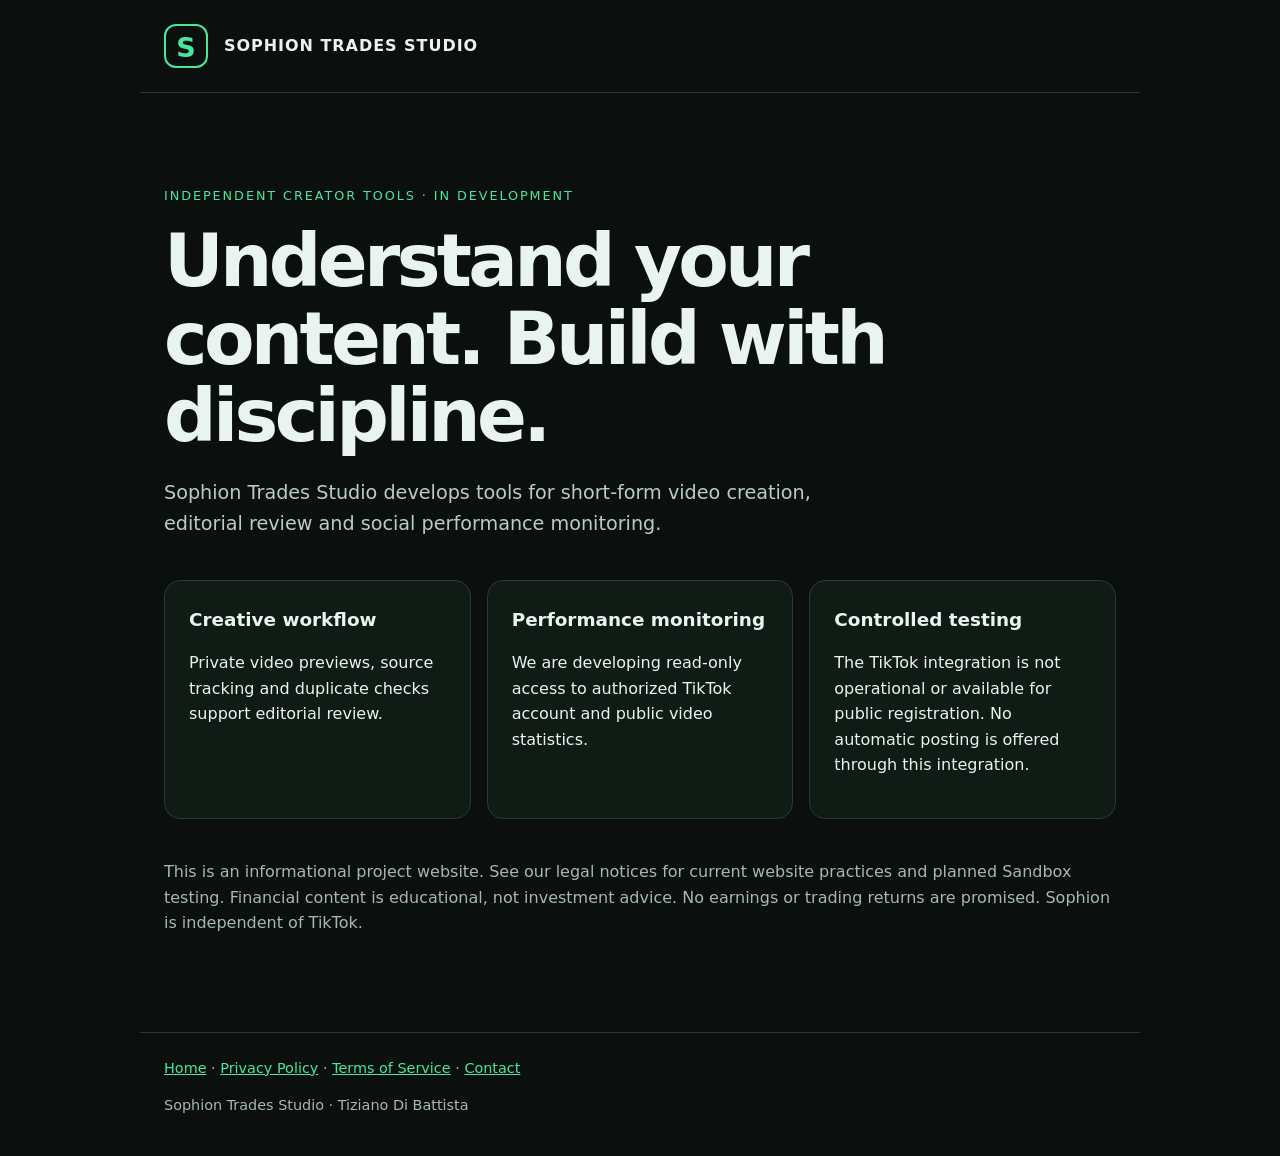
<file: index.html>
<!doctype html>
<html lang="en"><head><meta charset="utf-8"><meta name="viewport" content="width=device-width, initial-scale=1"><meta name="description" content="Sophion Trades Studio, independent creator tools in development."><title>Sophion Trades Studio</title><link rel="stylesheet" href="style.css"></head>
<body><header><div class="mark" aria-hidden="true">S</div><div class="brand">SOPHION TRADES STUDIO</div></header><main><p class="tag">Independent creator tools · In development</p><h1>Understand your content. Build with discipline.</h1><p class="lead">Sophion Trades Studio develops tools for short-form video creation, editorial review and social performance monitoring.</p><section class="cards" aria-label="Project areas"><article class="card"><h2>Creative workflow</h2><p>Private video previews, source tracking and duplicate checks support editorial review.</p></article><article class="card"><h2>Performance monitoring</h2><p>We are developing read-only access to authorized TikTok account and public video statistics.</p></article><article class="card"><h2>Controlled testing</h2><p>The TikTok integration is not operational or available for public registration. No automatic posting is offered through this integration.</p></article></section><p class="muted">This is an informational project website. See our legal notices for current website practices and planned Sandbox testing. Financial content is educational, not investment advice. No earnings or trading returns are promised. Sophion is independent of TikTok.</p></main><footer><nav aria-label="Legal information"><a href="index.html">Home</a> · <a href="privacy.html">Privacy Policy</a> · <a href="terms.html">Terms of Service</a> · <a href="mailto:sophion.tradestudio@gmail.com">Contact</a></nav><p>Sophion Trades Studio · Tiziano Di Battista</p></footer></body></html>
</file>
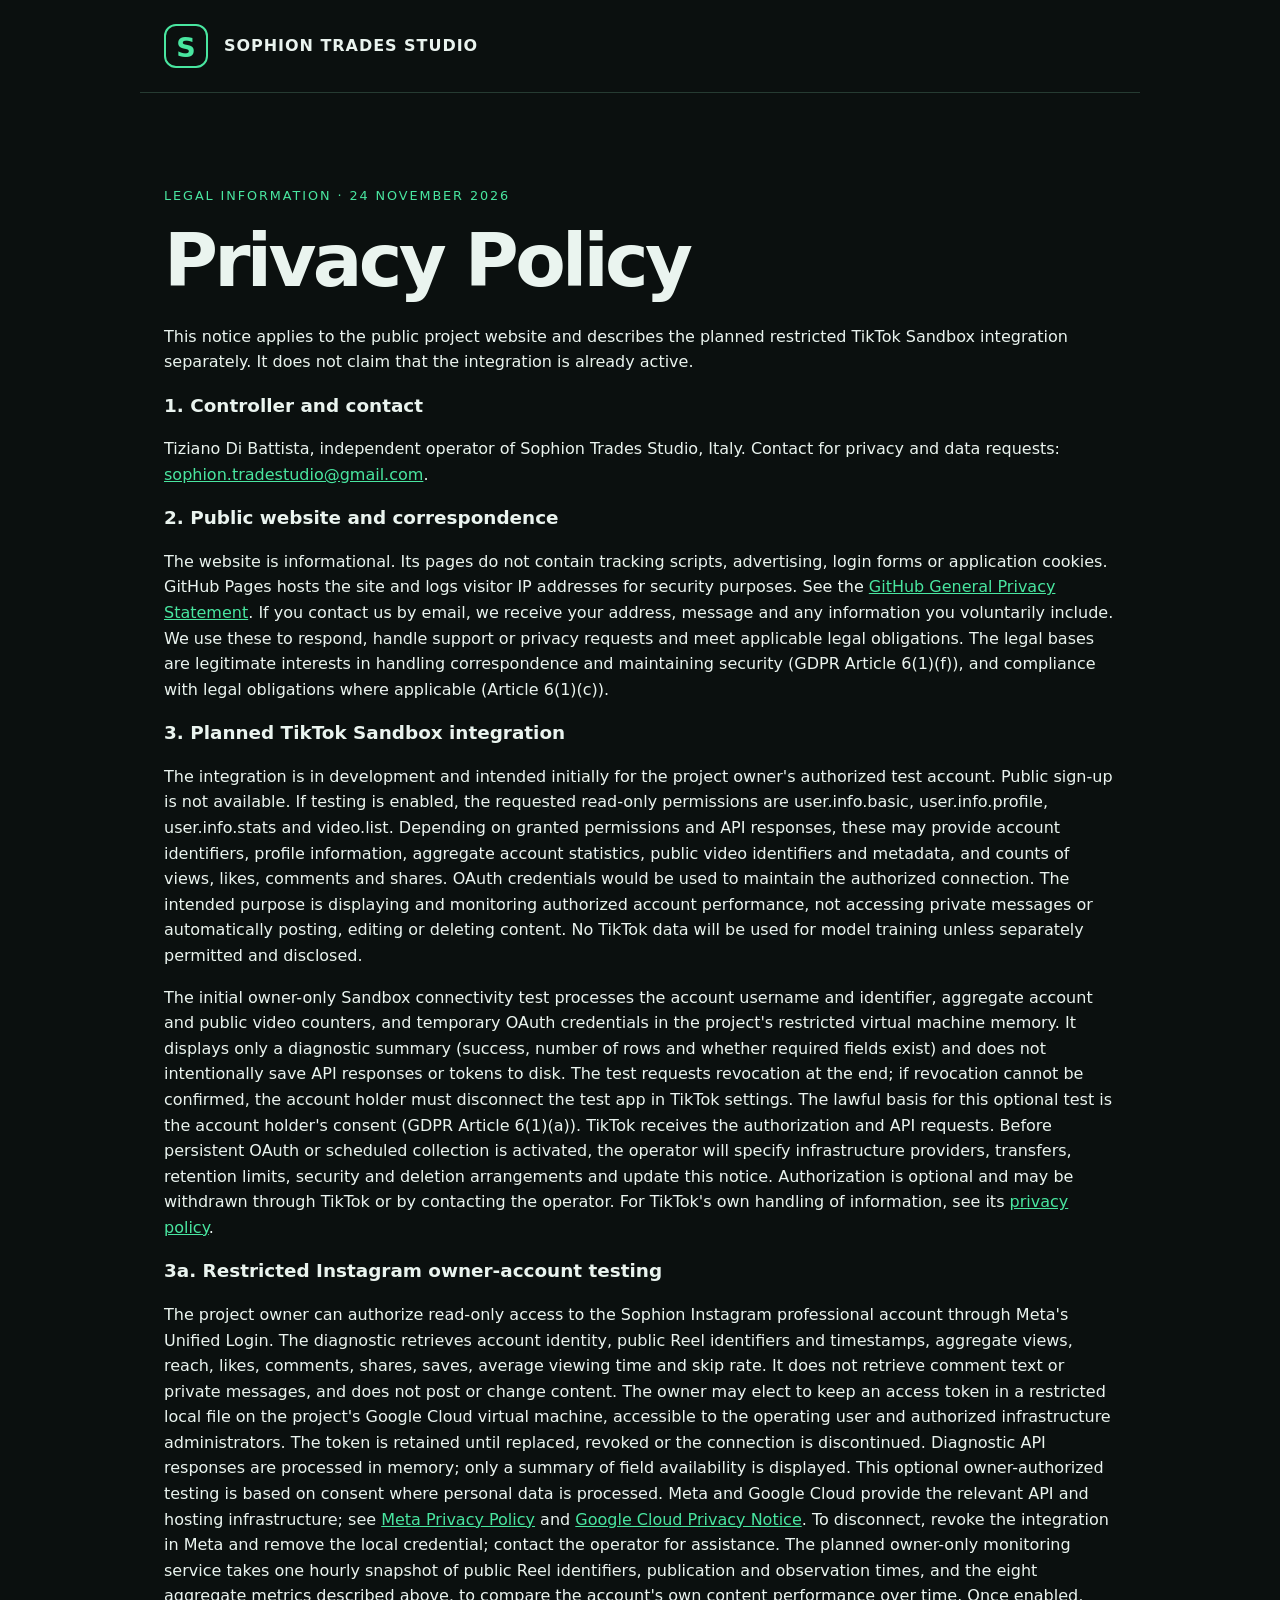
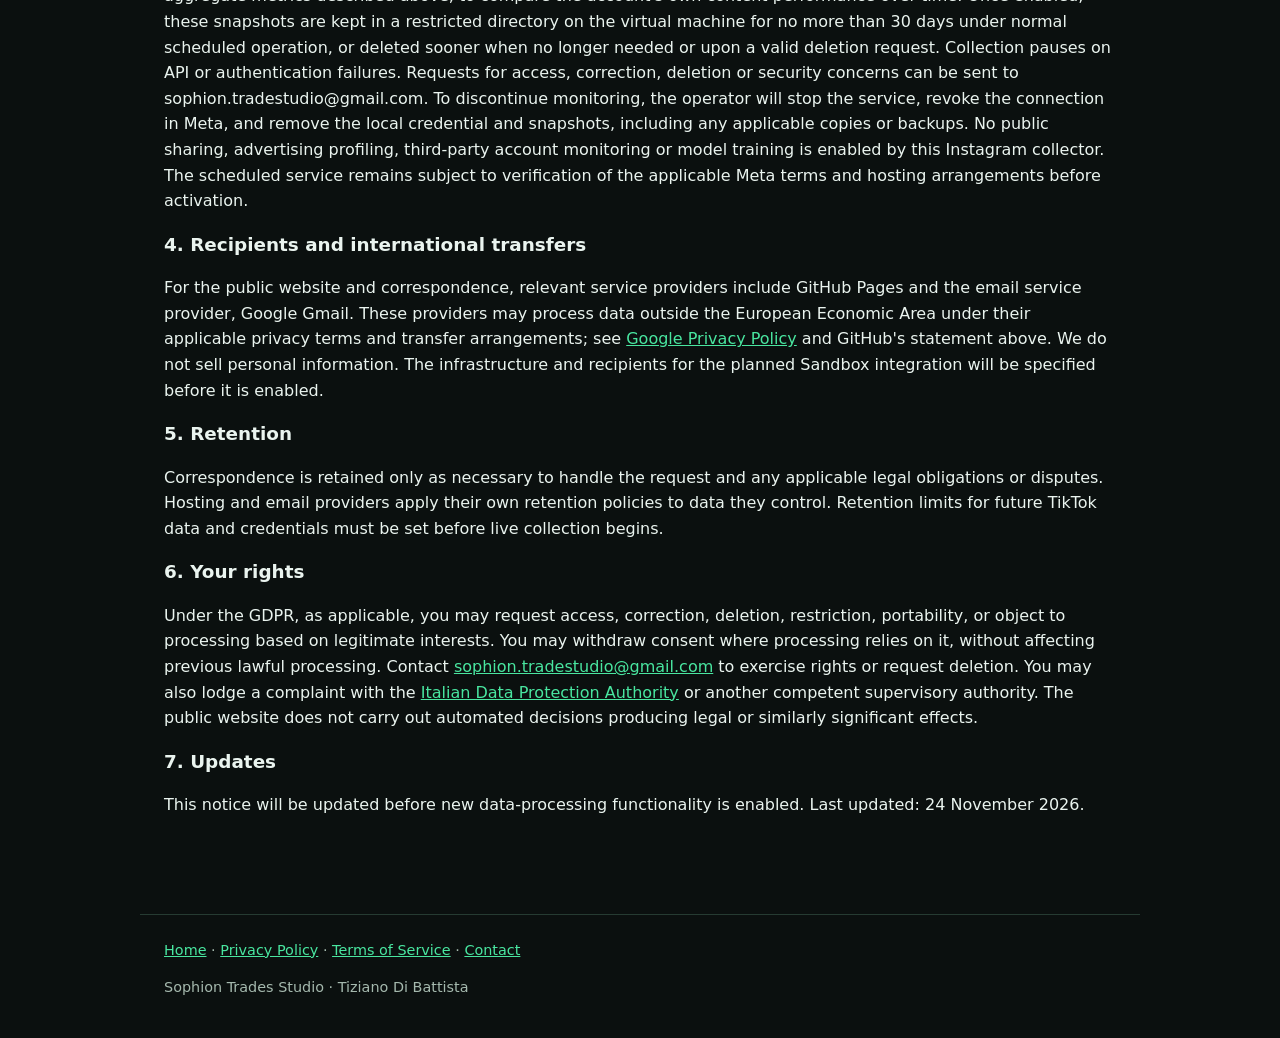
<file: privacy.html>
<!doctype html><html lang="en"><head><meta charset="utf-8"><meta name="viewport" content="width=device-width,initial-scale=1"><title>Privacy Policy | Sophion Trades Studio</title><link rel="stylesheet" href="style.css"></head><body><header><div class="mark" aria-hidden="true">S</div><div class="brand">SOPHION TRADES STUDIO</div></header><main><p class="tag">Legal information · 24 November 2026</p><h1>Privacy Policy</h1><p>This notice applies to the public project website and describes the planned restricted TikTok Sandbox integration separately. It does not claim that the integration is already active.</p>
<h2>1. Controller and contact</h2><p>Tiziano Di Battista, independent operator of Sophion Trades Studio, Italy. Contact for privacy and data requests: <a href="mailto:sophion.tradestudio@gmail.com">sophion.tradestudio@gmail.com</a>.</p>
<h2>2. Public website and correspondence</h2><p>The website is informational. Its pages do not contain tracking scripts, advertising, login forms or application cookies. GitHub Pages hosts the site and logs visitor IP addresses for security purposes. See the <a href="https://docs.github.com/en/site-policy/privacy-policies/github-general-privacy-statement">GitHub General Privacy Statement</a>. If you contact us by email, we receive your address, message and any information you voluntarily include. We use these to respond, handle support or privacy requests and meet applicable legal obligations. The legal bases are legitimate interests in handling correspondence and maintaining security (GDPR Article 6(1)(f)), and compliance with legal obligations where applicable (Article 6(1)(c)).</p>
<h2>3. Planned TikTok Sandbox integration</h2><p>The integration is in development and intended initially for the project owner's authorized test account. Public sign-up is not available. If testing is enabled, the requested read-only permissions are user.info.basic, user.info.profile, user.info.stats and video.list. Depending on granted permissions and API responses, these may provide account identifiers, profile information, aggregate account statistics, public video identifiers and metadata, and counts of views, likes, comments and shares. OAuth credentials would be used to maintain the authorized connection. The intended purpose is displaying and monitoring authorized account performance, not accessing private messages or automatically posting, editing or deleting content. No TikTok data will be used for model training unless separately permitted and disclosed.</p><p>The initial owner-only Sandbox connectivity test processes the account username and identifier, aggregate account and public video counters, and temporary OAuth credentials in the project's restricted virtual machine memory. It displays only a diagnostic summary (success, number of rows and whether required fields exist) and does not intentionally save API responses or tokens to disk. The test requests revocation at the end; if revocation cannot be confirmed, the account holder must disconnect the test app in TikTok settings. The lawful basis for this optional test is the account holder's consent (GDPR Article 6(1)(a)). TikTok receives the authorization and API requests. Before persistent OAuth or scheduled collection is activated, the operator will specify infrastructure providers, transfers, retention limits, security and deletion arrangements and update this notice. Authorization is optional and may be withdrawn through TikTok or by contacting the operator. For TikTok's own handling of information, see its <a href="https://www.tiktok.com/legal/page/eea/privacy-policy/en">privacy policy</a>.</p>
<h2>3a. Restricted Instagram owner-account testing</h2><p>The project owner can authorize read-only access to the Sophion Instagram professional account through Meta's Unified Login. The diagnostic retrieves account identity, public Reel identifiers and timestamps, aggregate views, reach, likes, comments, shares, saves, average viewing time and skip rate. It does not retrieve comment text or private messages, and does not post or change content. The owner may elect to keep an access token in a restricted local file on the project's Google Cloud virtual machine, accessible to the operating user and authorized infrastructure administrators. The token is retained until replaced, revoked or the connection is discontinued. Diagnostic API responses are processed in memory; only a summary of field availability is displayed. This optional owner-authorized testing is based on consent where personal data is processed. Meta and Google Cloud provide the relevant API and hosting infrastructure; see <a href="https://www.facebook.com/privacy/policy/">Meta Privacy Policy</a> and <a href="https://cloud.google.com/terms/cloud-privacy-notice">Google Cloud Privacy Notice</a>. To disconnect, revoke the integration in Meta and remove the local credential; contact the operator for assistance. The planned owner-only monitoring service takes one hourly snapshot of public Reel identifiers, publication and observation times, and the eight aggregate metrics described above, to compare the account's own content performance over time. Once enabled, these snapshots are kept in a restricted directory on the virtual machine for no more than 30 days under normal scheduled operation, or deleted sooner when no longer needed or upon a valid deletion request. Collection pauses on API or authentication failures. Requests for access, correction, deletion or security concerns can be sent to sophion.tradestudio@gmail.com. To discontinue monitoring, the operator will stop the service, revoke the connection in Meta, and remove the local credential and snapshots, including any applicable copies or backups. No public sharing, advertising profiling, third-party account monitoring or model training is enabled by this Instagram collector. The scheduled service remains subject to verification of the applicable Meta terms and hosting arrangements before activation.</p><h2>4. Recipients and international transfers</h2><p>For the public website and correspondence, relevant service providers include GitHub Pages and the email service provider, Google Gmail. These providers may process data outside the European Economic Area under their applicable privacy terms and transfer arrangements; see <a href="https://policies.google.com/privacy">Google Privacy Policy</a> and GitHub's statement above. We do not sell personal information. The infrastructure and recipients for the planned Sandbox integration will be specified before it is enabled.</p>
<h2>5. Retention</h2><p>Correspondence is retained only as necessary to handle the request and any applicable legal obligations or disputes. Hosting and email providers apply their own retention policies to data they control. Retention limits for future TikTok data and credentials must be set before live collection begins.</p>
<h2>6. Your rights</h2><p>Under the GDPR, as applicable, you may request access, correction, deletion, restriction, portability, or object to processing based on legitimate interests. You may withdraw consent where processing relies on it, without affecting previous lawful processing. Contact <a href="mailto:sophion.tradestudio@gmail.com">sophion.tradestudio@gmail.com</a> to exercise rights or request deletion. You may also lodge a complaint with the <a href="https://www.garanteprivacy.it/">Italian Data Protection Authority</a> or another competent supervisory authority. The public website does not carry out automated decisions producing legal or similarly significant effects.</p>
<h2>7. Updates</h2><p>This notice will be updated before new data-processing functionality is enabled. Last updated: 24 November 2026.</p></main><footer><nav aria-label="Legal information"><a href="index.html">Home</a> · <a href="privacy.html">Privacy Policy</a> · <a href="terms.html">Terms of Service</a> · <a href="mailto:sophion.tradestudio@gmail.com">Contact</a></nav><p>Sophion Trades Studio · Tiziano Di Battista</p></footer></body></html>
</file>
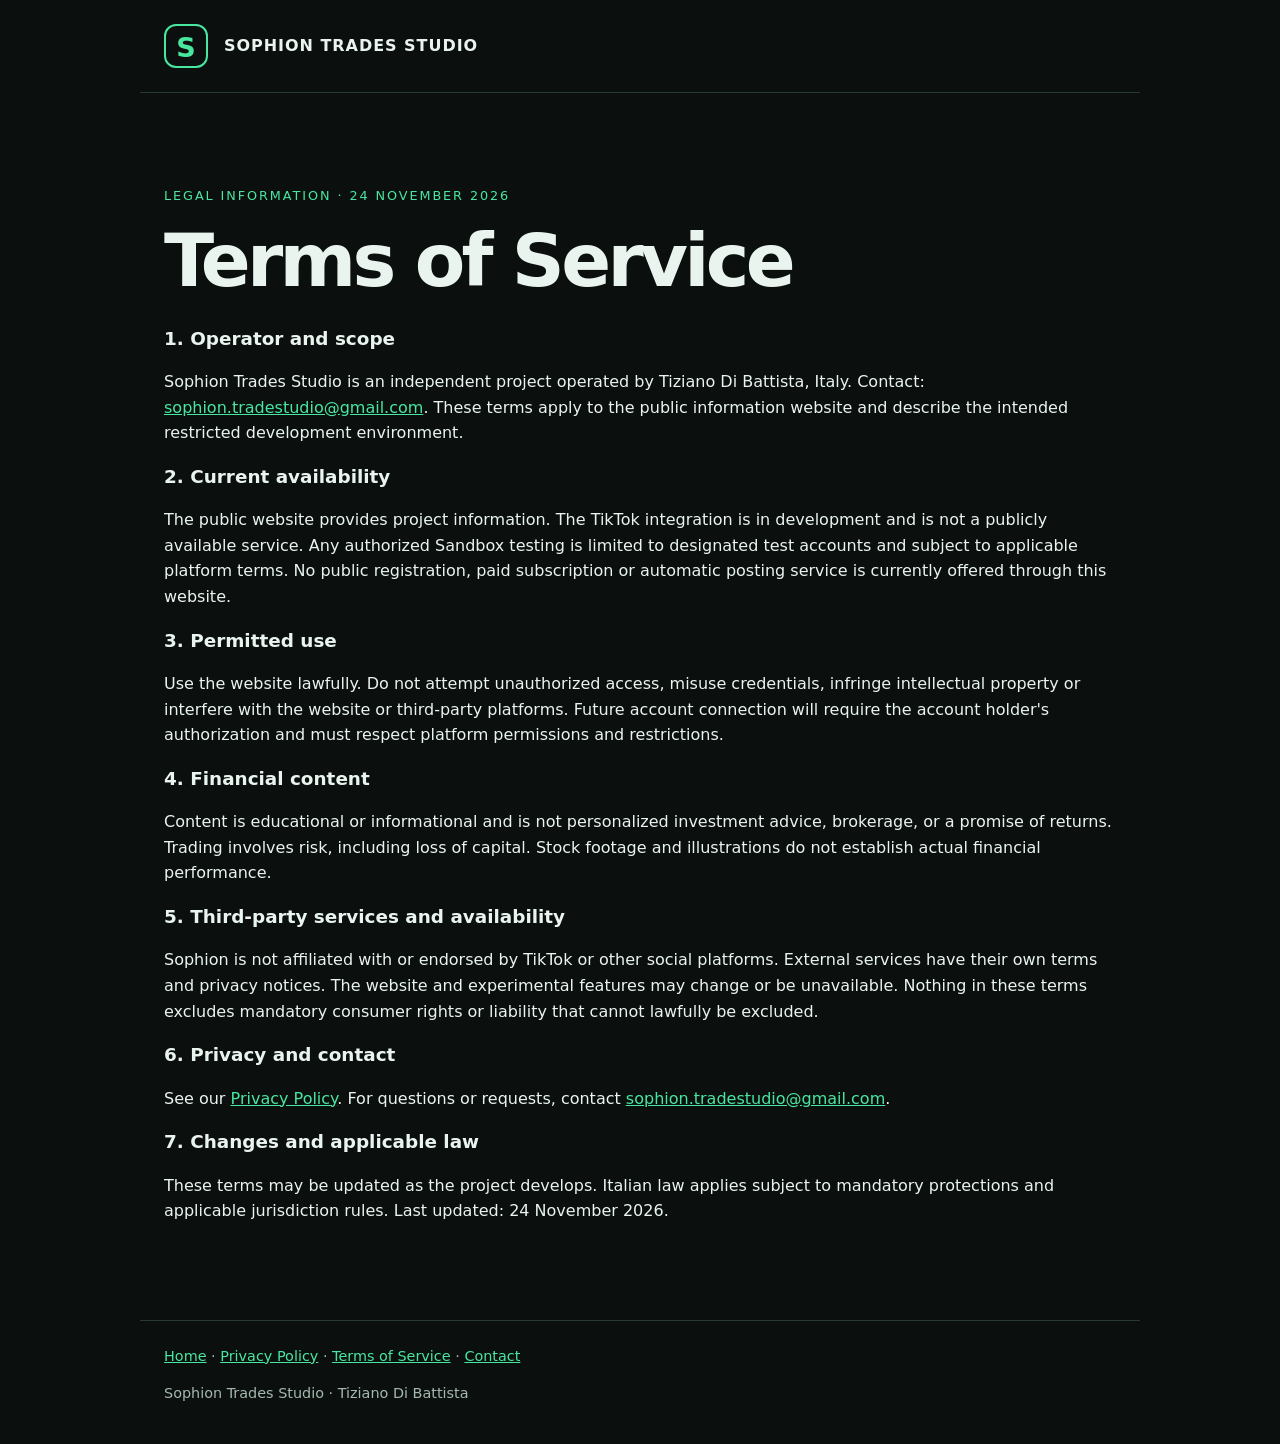
<file: terms.html>
<!doctype html><html lang="en"><head><meta charset="utf-8"><meta name="viewport" content="width=device-width,initial-scale=1"><title>Terms of Service | Sophion Trades Studio</title><link rel="stylesheet" href="style.css"></head><body><header><div class="mark" aria-hidden="true">S</div><div class="brand">SOPHION TRADES STUDIO</div></header><main><p class="tag">Legal information · 24 November 2026</p><h1>Terms of Service</h1><h2>1. Operator and scope</h2><p>Sophion Trades Studio is an independent project operated by Tiziano Di Battista, Italy. Contact: <a href="mailto:sophion.tradestudio@gmail.com">sophion.tradestudio@gmail.com</a>. These terms apply to the public information website and describe the intended restricted development environment.</p><h2>2. Current availability</h2><p>The public website provides project information. The TikTok integration is in development and is not a publicly available service. Any authorized Sandbox testing is limited to designated test accounts and subject to applicable platform terms. No public registration, paid subscription or automatic posting service is currently offered through this website.</p><h2>3. Permitted use</h2><p>Use the website lawfully. Do not attempt unauthorized access, misuse credentials, infringe intellectual property or interfere with the website or third-party platforms. Future account connection will require the account holder's authorization and must respect platform permissions and restrictions.</p><h2>4. Financial content</h2><p>Content is educational or informational and is not personalized investment advice, brokerage, or a promise of returns. Trading involves risk, including loss of capital. Stock footage and illustrations do not establish actual financial performance.</p><h2>5. Third-party services and availability</h2><p>Sophion is not affiliated with or endorsed by TikTok or other social platforms. External services have their own terms and privacy notices. The website and experimental features may change or be unavailable. Nothing in these terms excludes mandatory consumer rights or liability that cannot lawfully be excluded.</p><h2>6. Privacy and contact</h2><p>See our <a href="privacy.html">Privacy Policy</a>. For questions or requests, contact <a href="mailto:sophion.tradestudio@gmail.com">sophion.tradestudio@gmail.com</a>.</p><h2>7. Changes and applicable law</h2><p>These terms may be updated as the project develops. Italian law applies subject to mandatory protections and applicable jurisdiction rules. Last updated: 24 November 2026.</p></main><footer><nav aria-label="Legal information"><a href="index.html">Home</a> · <a href="privacy.html">Privacy Policy</a> · <a href="terms.html">Terms of Service</a> · <a href="mailto:sophion.tradestudio@gmail.com">Contact</a></nav><p>Sophion Trades Studio · Tiziano Di Battista</p></footer></body></html>
</file>
<file: style.css>
:root{color-scheme:dark;font:16px/1.6 system-ui,sans-serif;background:#0b100f;color:#eaf4ef}*{box-sizing:border-box}body{margin:0}header,main,footer{max-width:1000px;margin:auto;padding:24px}header{display:flex;align-items:center;gap:16px;border-bottom:1px solid #263b32}.mark{width:44px;height:44px;border:2px solid #49e6a0;border-radius:12px;display:grid;place-items:center;color:#49e6a0;font-size:27px;font-weight:800}.brand{font-weight:700;letter-spacing:.06em}main{padding-top:80px;padding-bottom:80px}h1{font-size:clamp(2.5rem,7vw,4.6rem);line-height:1.05;letter-spacing:-.05em;margin:16px 0 24px;max-width:800px}.tag{font-size:.8rem;text-transform:uppercase;letter-spacing:.15em;color:#49e6a0}.lead{font-size:1.2rem;max-width:680px;color:#b9cdc2}.cards{display:grid;grid-template-columns:repeat(auto-fit,minmax(240px,1fr));gap:16px;margin:40px 0}.card{padding:24px;border:1px solid #263b32;border-radius:16px;background:#101b16}h2{font-size:1.15rem;margin:0 0 12px}.muted,footer{color:#a5b9ae}footer{border-top:1px solid #263b32;font-size:.9rem}a{color:#49e6a0}a:focus-visible{outline:2px solid #49e6a0}
</file>
